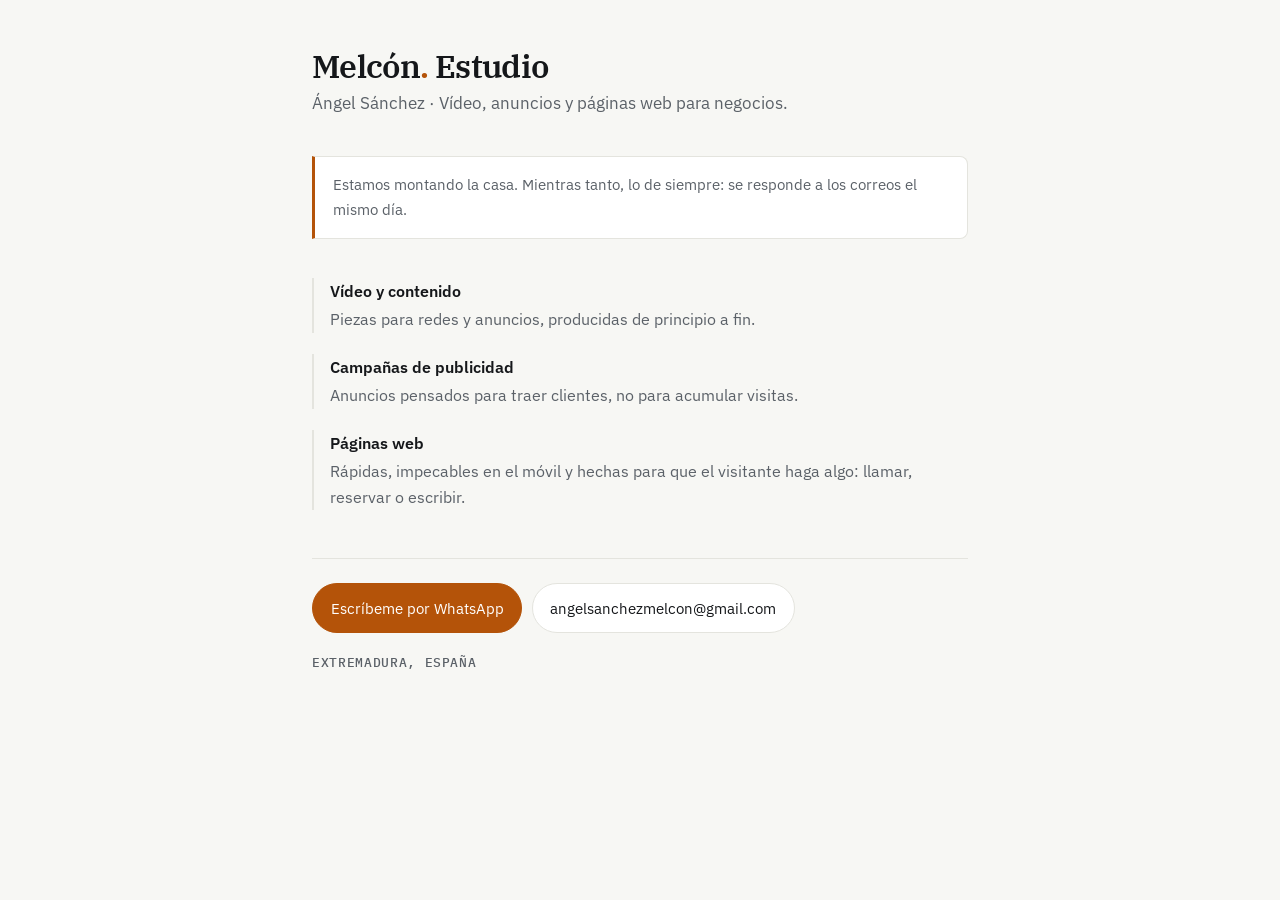
<file: index.html>
<!doctype html>
<html lang="es">
<head>
<meta charset="utf-8">
<meta name="viewport" content="width=device-width, initial-scale=1">
<title>Melcón Estudio · Ángel Sánchez</title>
<meta name="description" content="Vídeo, anuncios y páginas web para negocios. Ángel Sánchez, Extremadura.">
<meta name="robots" content="noindex">
<link rel="stylesheet" href="estilo.css">
<style>
  .marca{ font-size:clamp(2rem,1.4rem+2.4vw,3rem); letter-spacing:-.02em; margin:0 0 .3rem }
  .marca span{ color:var(--acento) }
  .oficio{ font-size:1.05rem; color:var(--suave); margin:0 0 2.4rem }
  .que{ display:grid; gap:1.3rem; margin:0 0 2.8rem }
  .que div{ padding-left:1rem; border-left:2px solid var(--linea) }
  .que h2{ margin:0 0 .2rem; font-size:1rem; font-family:var(--cuerpo); font-weight:600 }
  .que p{ margin:0; color:var(--suave); font-size:.97rem }
  .aviso{ font-size:.94rem; color:var(--suave); padding:1rem 1.1rem; background:var(--carta);
          border:1px solid var(--linea); border-left:3px solid var(--acento);
          border-radius:0 8px 8px 0; margin-bottom:2.4rem }
  /* El contacto, como botones y no como enlaces subrayados: aquí es lo que se
     pulsa, y en un móvil hay que poder acertar con el dedo. */
  .contacto{ display:flex; flex-wrap:wrap; gap:.6rem; margin:0 0 .4rem }
  .contacto a{
    display:inline-flex; align-items:center; gap:.5rem; min-height:44px;
    padding:.7rem 1.1rem; border-radius:99px; text-decoration:none;
    border:1px solid var(--linea); background:var(--carta); color:var(--tinta);
    font-size:.95rem;
  }
  .contacto a.principal{ background:var(--acento); border-color:var(--acento); color:#fff }
  .contacto a.principal:hover{ filter:brightness(.92) }
  .contacto a:hover{ border-color:var(--acento) }
  .donde{ font-family:var(--dato); font-size:.82rem; letter-spacing:.05em;
          text-transform:uppercase; color:var(--suave); margin:1.2rem 0 0 }
</style>
</head>
<body>
<main class="hoja">
  <h1 class="marca">Melcón<span>.</span> Estudio</h1>
  <p class="oficio">Ángel Sánchez · Vídeo, anuncios y páginas web para negocios.</p>

  <div class="aviso">Estamos montando la casa. Mientras tanto, lo de siempre: se responde
    a los correos el mismo día.</div>

  <div class="que">
    <div>
      <h2>Vídeo y contenido</h2>
      <p>Piezas para redes y anuncios, producidas de principio a fin.</p>
    </div>
    <div>
      <h2>Campañas de publicidad</h2>
      <p>Anuncios pensados para traer clientes, no para acumular visitas.</p>
    </div>
    <div>
      <h2>Páginas web</h2>
      <p>Rápidas, impecables en el móvil y hechas para que el visitante haga algo:
         llamar, reservar o escribir.</p>
    </div>
  </div>

  <div class="pie">
    <div class="contacto">
      <a class="principal" href="https://wa.me/34610954876">Escríbeme por WhatsApp</a>
      <a href="mailto:angelsanchezmelcon@gmail.com">angelsanchezmelcon@gmail.com</a>
    </div>
    <p class="donde">Extremadura, España</p>
  </div>
</main>
</body>
</html>
</file>
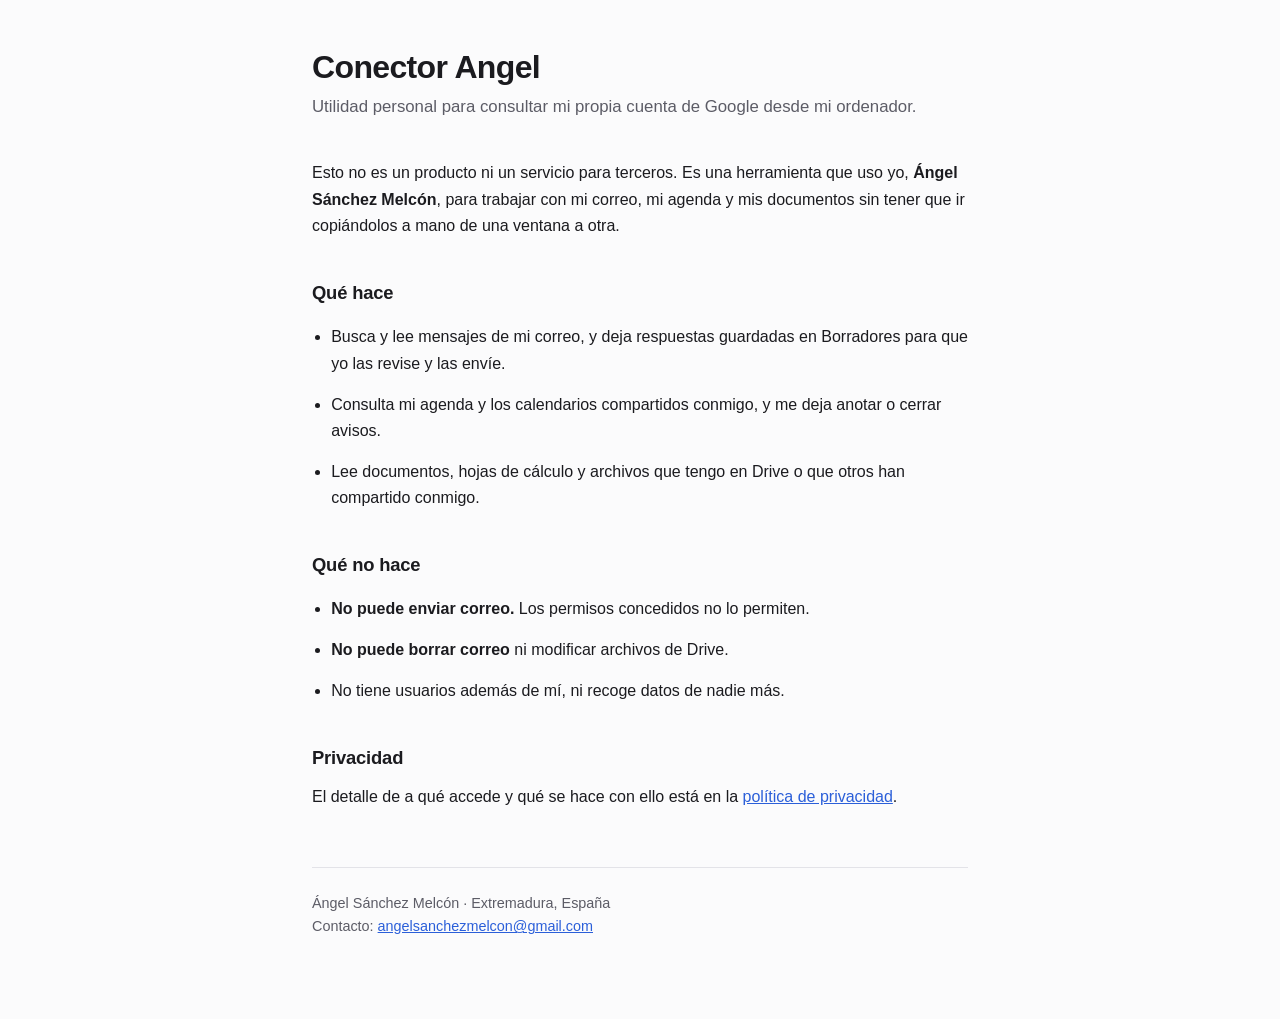
<file: conector/index.html>
<!doctype html>
<html lang="es">
<head>
<meta charset="utf-8">
<meta name="viewport" content="width=device-width, initial-scale=1">
<title>Conector Angel</title>
<meta name="description" content="Utilidad personal de Ángel Sánchez Melcón para consultar su propia cuenta de Google desde su ordenador.">
<link rel="stylesheet" href="estilo.css">
</head>
<body>
<main class="hoja">
  <h1>Conector Angel</h1>
  <p class="entradilla">Utilidad personal para consultar mi propia cuenta de Google desde mi ordenador.</p>

  <p>Esto no es un producto ni un servicio para terceros. Es una herramienta que uso yo,
     <strong>Ángel Sánchez Melcón</strong>, para trabajar con mi correo, mi agenda y mis
     documentos sin tener que ir copiándolos a mano de una ventana a otra.</p>

  <h2>Qué hace</h2>
  <ul>
    <li>Busca y lee mensajes de mi correo, y deja respuestas guardadas en Borradores para que yo las revise y las envíe.</li>
    <li>Consulta mi agenda y los calendarios compartidos conmigo, y me deja anotar o cerrar avisos.</li>
    <li>Lee documentos, hojas de cálculo y archivos que tengo en Drive o que otros han compartido conmigo.</li>
  </ul>

  <h2>Qué no hace</h2>
  <ul>
    <li><strong>No puede enviar correo.</strong> Los permisos concedidos no lo permiten.</li>
    <li><strong>No puede borrar correo</strong> ni modificar archivos de Drive.</li>
    <li>No tiene usuarios además de mí, ni recoge datos de nadie más.</li>
  </ul>

  <h2>Privacidad</h2>
  <p>El detalle de a qué accede y qué se hace con ello está en la
     <a href="privacidad.html">política de privacidad</a>.</p>

  <div class="pie">
    Ángel Sánchez Melcón · Extremadura, España<br>
    Contacto: <a href="mailto:angelsanchezmelcon@gmail.com">angelsanchezmelcon@gmail.com</a>
  </div>
</main>
</body>
</html>
</file>
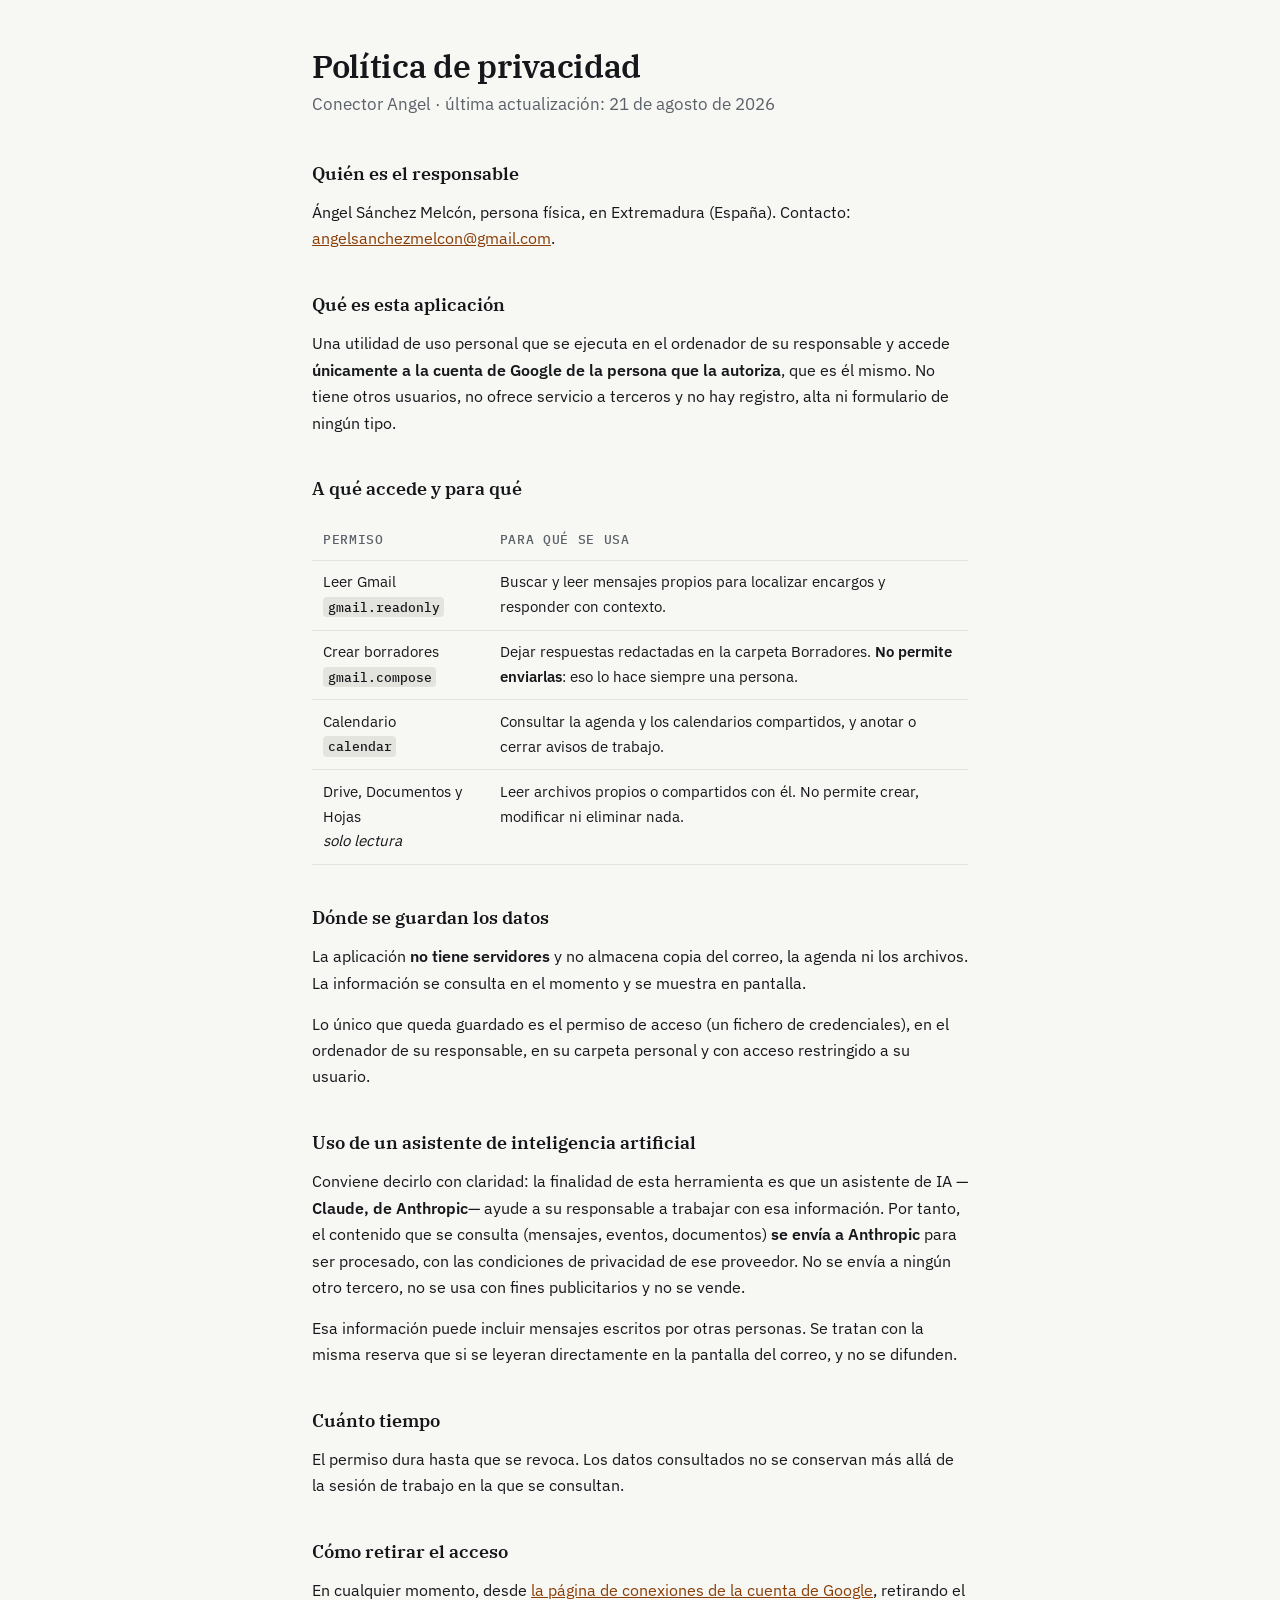
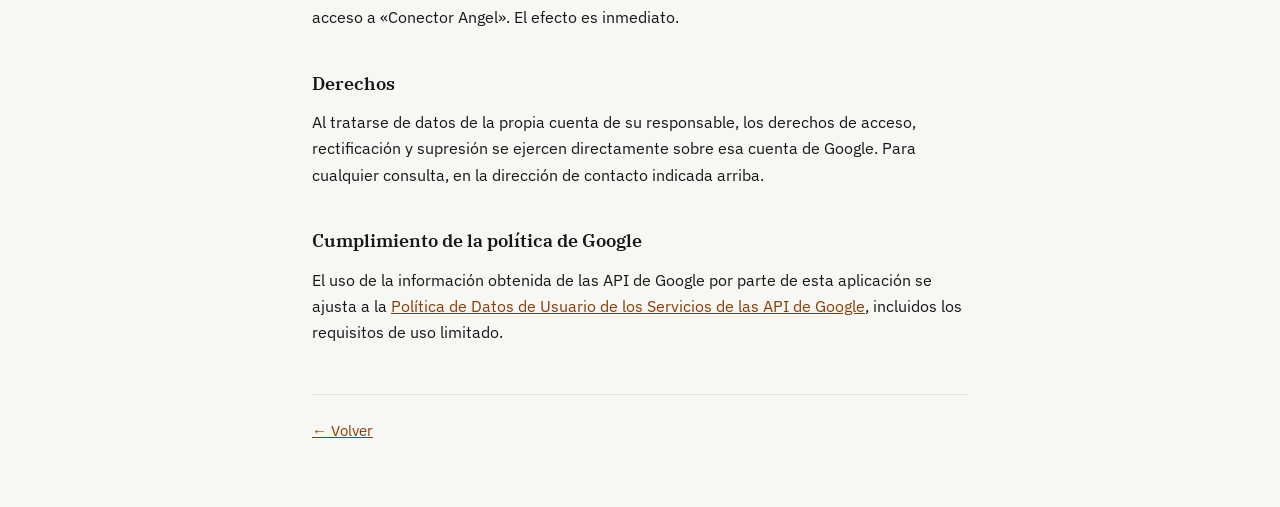
<file: privacidad.html>
<!doctype html>
<html lang="es">
<head>
<meta charset="utf-8">
<meta name="viewport" content="width=device-width, initial-scale=1">
<title>Política de privacidad · Conector Angel</title>
<meta name="description" content="Qué datos usa el Conector Angel, para qué, dónde se guardan y cómo revocar el acceso.">
<link rel="stylesheet" href="estilo.css">
</head>
<body>
<main class="hoja">
  <h1>Política de privacidad</h1>
  <p class="entradilla">Conector Angel · última actualización: 21 de agosto de 2026</p>

  <h2>Quién es el responsable</h2>
  <p>Ángel Sánchez Melcón, persona física, en Extremadura (España).
     Contacto: <a href="mailto:angelsanchezmelcon@gmail.com">angelsanchezmelcon@gmail.com</a>.</p>

  <h2>Qué es esta aplicación</h2>
  <p>Una utilidad de uso personal que se ejecuta en el ordenador de su responsable y accede
     <strong>únicamente a la cuenta de Google de la persona que la autoriza</strong>, que es
     él mismo. No tiene otros usuarios, no ofrece servicio a terceros y no hay registro,
     alta ni formulario de ningún tipo.</p>

  <h2>A qué accede y para qué</h2>
  <table>
    <tr><th>Permiso</th><th>Para qué se usa</th></tr>
    <tr><td>Leer Gmail<br><code>gmail.readonly</code></td>
        <td>Buscar y leer mensajes propios para localizar encargos y responder con contexto.</td></tr>
    <tr><td>Crear borradores<br><code>gmail.compose</code></td>
        <td>Dejar respuestas redactadas en la carpeta Borradores. <strong>No permite enviarlas</strong>: eso lo hace siempre una persona.</td></tr>
    <tr><td>Calendario<br><code>calendar</code></td>
        <td>Consultar la agenda y los calendarios compartidos, y anotar o cerrar avisos de trabajo.</td></tr>
    <tr><td>Drive, Documentos y Hojas<br><em>solo lectura</em></td>
        <td>Leer archivos propios o compartidos con él. No permite crear, modificar ni eliminar nada.</td></tr>
  </table>

  <h2>Dónde se guardan los datos</h2>
  <p>La aplicación <strong>no tiene servidores</strong> y no almacena copia del correo, la agenda
     ni los archivos. La información se consulta en el momento y se muestra en pantalla.</p>
  <p>Lo único que queda guardado es el permiso de acceso (un fichero de credenciales), en el
     ordenador de su responsable, en su carpeta personal y con acceso restringido a su usuario.</p>

  <h2>Uso de un asistente de inteligencia artificial</h2>
  <p>Conviene decirlo con claridad: la finalidad de esta herramienta es que un asistente de IA
     —<strong>Claude, de Anthropic</strong>— ayude a su responsable a trabajar con esa
     información. Por tanto, el contenido que se consulta (mensajes, eventos, documentos)
     <strong>se envía a Anthropic</strong> para ser procesado, con las condiciones de
     privacidad de ese proveedor. No se envía a ningún otro tercero, no se usa con fines
     publicitarios y no se vende.</p>
  <p>Esa información puede incluir mensajes escritos por otras personas. Se tratan con la
     misma reserva que si se leyeran directamente en la pantalla del correo, y no se difunden.</p>

  <h2>Cuánto tiempo</h2>
  <p>El permiso dura hasta que se revoca. Los datos consultados no se conservan más allá de
     la sesión de trabajo en la que se consultan.</p>

  <h2>Cómo retirar el acceso</h2>
  <p>En cualquier momento, desde
     <a href="https://myaccount.google.com/connections" rel="noopener">la página de conexiones
     de la cuenta de Google</a>, retirando el acceso a «Conector Angel». El efecto es inmediato.</p>

  <h2>Derechos</h2>
  <p>Al tratarse de datos de la propia cuenta de su responsable, los derechos de acceso,
     rectificación y supresión se ejercen directamente sobre esa cuenta de Google. Para
     cualquier consulta, en la dirección de contacto indicada arriba.</p>

  <h2>Cumplimiento de la política de Google</h2>
  <p>El uso de la información obtenida de las API de Google por parte de esta aplicación se
     ajusta a la
     <a href="https://developers.google.com/terms/api-services-user-data-policy" rel="noopener">Política
     de Datos de Usuario de los Servicios de las API de Google</a>, incluidos los requisitos
     de uso limitado.</p>

  <div class="pie">
    <a href="index.html">← Volver</a>
  </div>
</main>
</body>
</html>
</file>
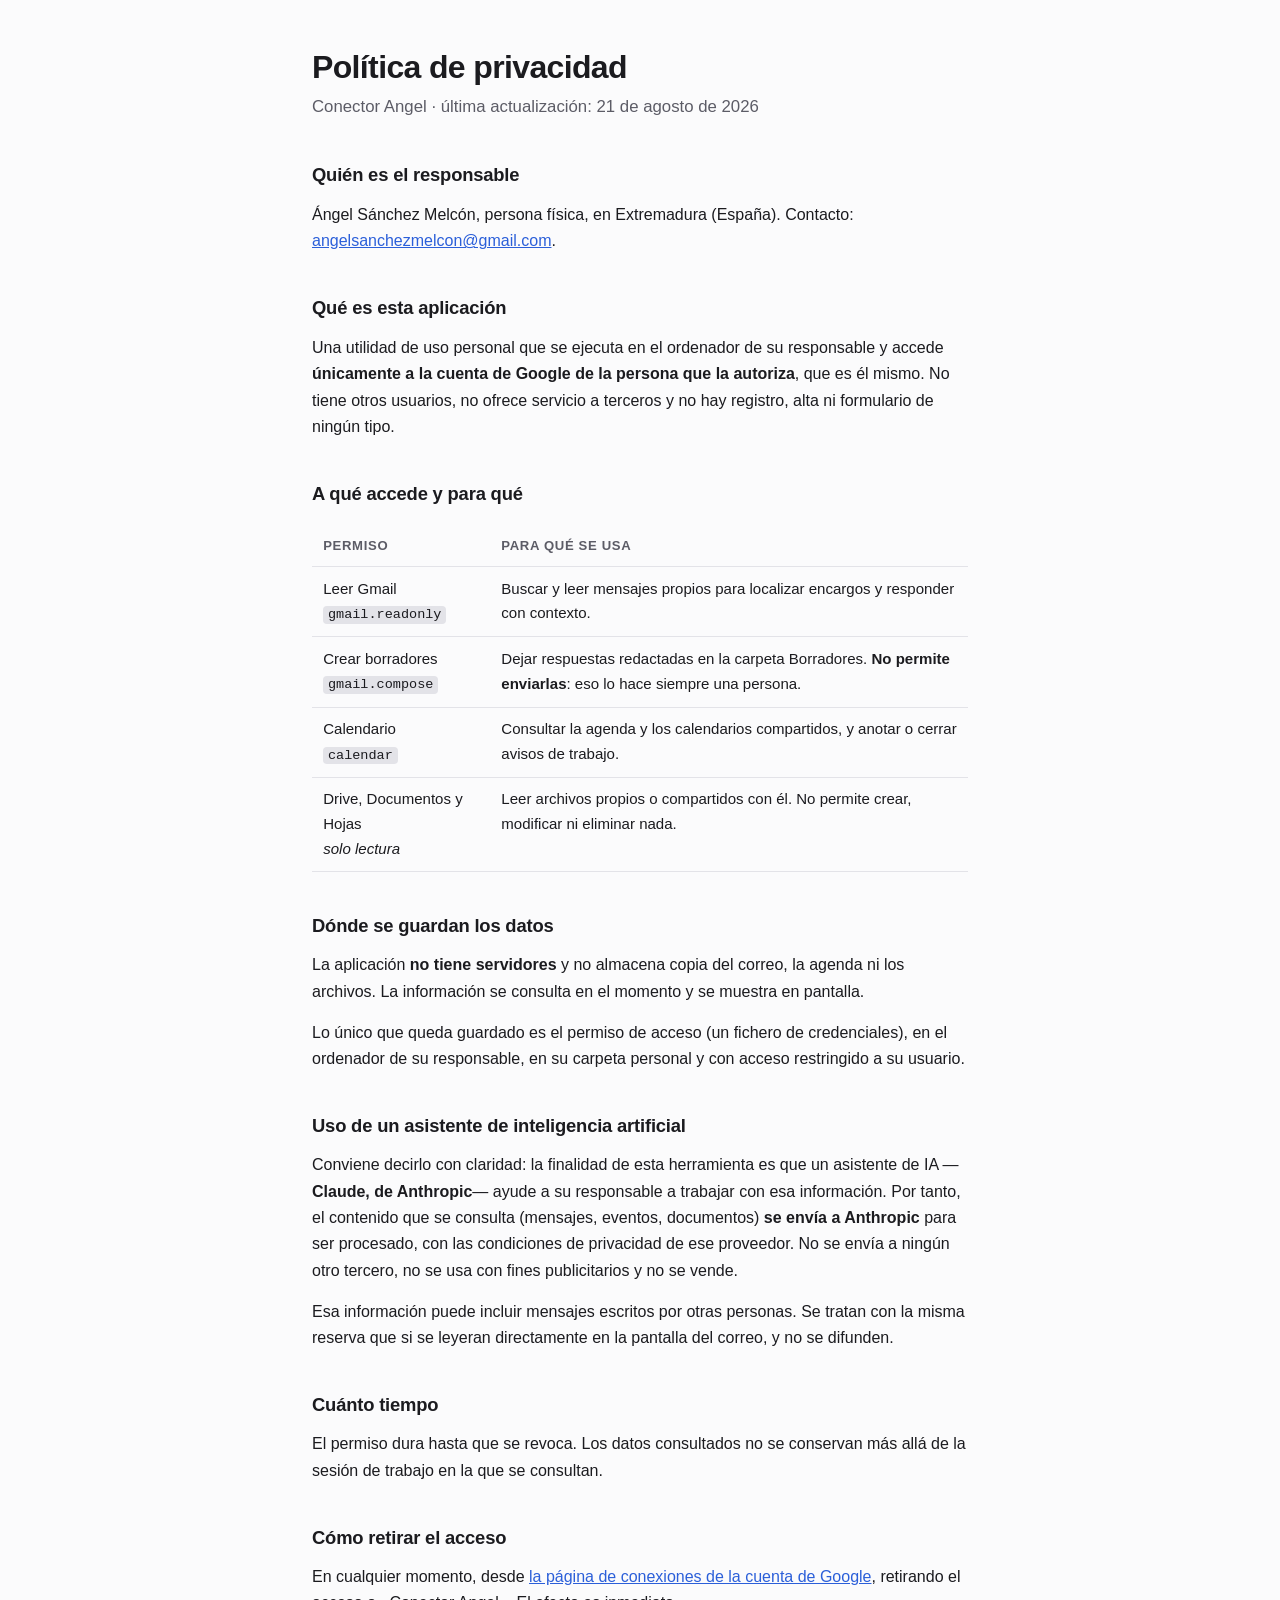
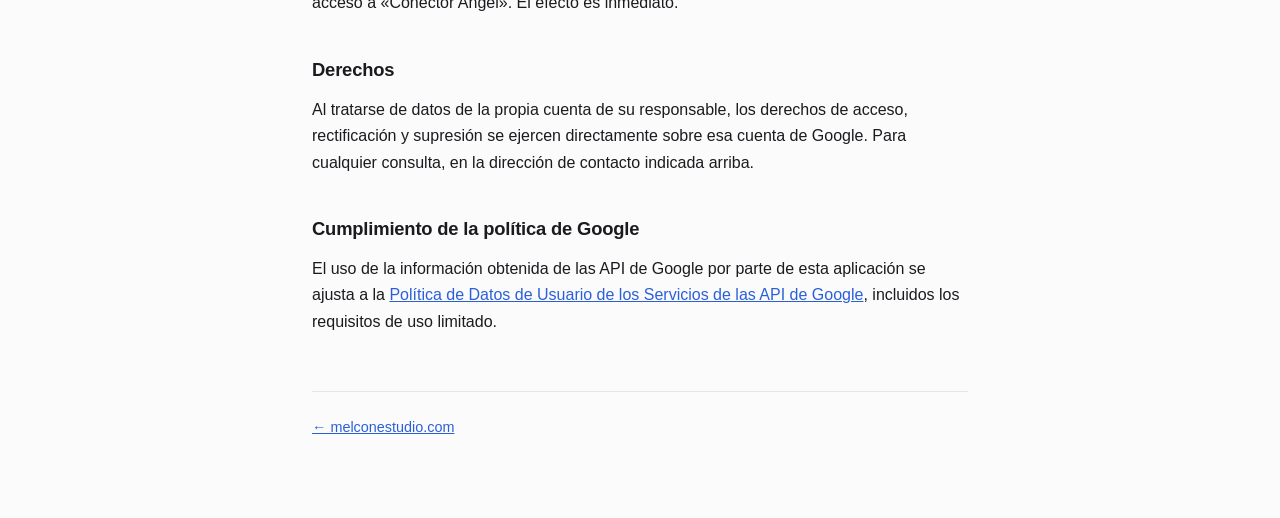
<file: conector/privacidad.html>
<!doctype html>
<html lang="es">
<head>
<meta charset="utf-8">
<meta name="viewport" content="width=device-width, initial-scale=1">
<title>Política de privacidad · Conector Angel</title>
<meta name="description" content="Qué datos usa el Conector Angel, para qué, dónde se guardan y cómo revocar el acceso.">
<link rel="stylesheet" href="estilo.css">
</head>
<body>
<main class="hoja">
  <h1>Política de privacidad</h1>
  <p class="entradilla">Conector Angel · última actualización: 21 de agosto de 2026</p>

  <h2>Quién es el responsable</h2>
  <p>Ángel Sánchez Melcón, persona física, en Extremadura (España).
     Contacto: <a href="mailto:angelsanchezmelcon@gmail.com">angelsanchezmelcon@gmail.com</a>.</p>

  <h2>Qué es esta aplicación</h2>
  <p>Una utilidad de uso personal que se ejecuta en el ordenador de su responsable y accede
     <strong>únicamente a la cuenta de Google de la persona que la autoriza</strong>, que es
     él mismo. No tiene otros usuarios, no ofrece servicio a terceros y no hay registro,
     alta ni formulario de ningún tipo.</p>

  <h2>A qué accede y para qué</h2>
  <table>
    <tr><th>Permiso</th><th>Para qué se usa</th></tr>
    <tr><td>Leer Gmail<br><code>gmail.readonly</code></td>
        <td>Buscar y leer mensajes propios para localizar encargos y responder con contexto.</td></tr>
    <tr><td>Crear borradores<br><code>gmail.compose</code></td>
        <td>Dejar respuestas redactadas en la carpeta Borradores. <strong>No permite enviarlas</strong>: eso lo hace siempre una persona.</td></tr>
    <tr><td>Calendario<br><code>calendar</code></td>
        <td>Consultar la agenda y los calendarios compartidos, y anotar o cerrar avisos de trabajo.</td></tr>
    <tr><td>Drive, Documentos y Hojas<br><em>solo lectura</em></td>
        <td>Leer archivos propios o compartidos con él. No permite crear, modificar ni eliminar nada.</td></tr>
  </table>

  <h2>Dónde se guardan los datos</h2>
  <p>La aplicación <strong>no tiene servidores</strong> y no almacena copia del correo, la agenda
     ni los archivos. La información se consulta en el momento y se muestra en pantalla.</p>
  <p>Lo único que queda guardado es el permiso de acceso (un fichero de credenciales), en el
     ordenador de su responsable, en su carpeta personal y con acceso restringido a su usuario.</p>

  <h2>Uso de un asistente de inteligencia artificial</h2>
  <p>Conviene decirlo con claridad: la finalidad de esta herramienta es que un asistente de IA
     —<strong>Claude, de Anthropic</strong>— ayude a su responsable a trabajar con esa
     información. Por tanto, el contenido que se consulta (mensajes, eventos, documentos)
     <strong>se envía a Anthropic</strong> para ser procesado, con las condiciones de
     privacidad de ese proveedor. No se envía a ningún otro tercero, no se usa con fines
     publicitarios y no se vende.</p>
  <p>Esa información puede incluir mensajes escritos por otras personas. Se tratan con la
     misma reserva que si se leyeran directamente en la pantalla del correo, y no se difunden.</p>

  <h2>Cuánto tiempo</h2>
  <p>El permiso dura hasta que se revoca. Los datos consultados no se conservan más allá de
     la sesión de trabajo en la que se consultan.</p>

  <h2>Cómo retirar el acceso</h2>
  <p>En cualquier momento, desde
     <a href="https://myaccount.google.com/connections" rel="noopener">la página de conexiones
     de la cuenta de Google</a>, retirando el acceso a «Conector Angel». El efecto es inmediato.</p>

  <h2>Derechos</h2>
  <p>Al tratarse de datos de la propia cuenta de su responsable, los derechos de acceso,
     rectificación y supresión se ejercen directamente sobre esa cuenta de Google. Para
     cualquier consulta, en la dirección de contacto indicada arriba.</p>

  <h2>Cumplimiento de la política de Google</h2>
  <p>El uso de la información obtenida de las API de Google por parte de esta aplicación se
     ajusta a la
     <a href="https://developers.google.com/terms/api-services-user-data-policy" rel="noopener">Política
     de Datos de Usuario de los Servicios de las API de Google</a>, incluidos los requisitos
     de uso limitado.</p>

  <div class="pie">
    <a href="/">← melconestudio.com</a>
  </div>
</main>
</body>
</html>
</file>
<file: estilo.css>
/* LA PIEL DE MELCÓN ESTUDIO
   La misma que la de clientes.melconestudio.com, y a propósito: quien vea las
   dos páginas tiene que ver la misma casa. Si el briefing que le mandas a un
   cliente y tu web parecen de dos estudios distintos, algo va mal. (12/09/2026)

   Ojo: esta hoja es solo de la portada. Las páginas del conector de Google
   tienen la suya en conector/estilo.css y no se tocan — de ellas depende que
   Google no corte el acceso al correo y a la agenda. */

/* IBM Plex, servida desde aquí y no desde Google: pedirle las fuentes a Google
   manda la IP de quien entra a un tercero sin preguntárselo. */
@font-face{font-family:"IBM Plex Sans";font-style:normal;font-weight:400;
  src:url("recursos/ibm-plex-sans-400-latin.woff2") format("woff2");font-display:swap;
  unicode-range:U+0000-00FF,U+0131,U+0152-0153,U+02BB-02BC,U+02C6,U+02DA,U+02DC,U+0304,U+0308,U+0329,U+2000-206F,U+20AC,U+2122,U+2191,U+2193,U+2212,U+2215,U+FEFF,U+FFFD}
@font-face{font-family:"IBM Plex Sans";font-style:normal;font-weight:400;
  src:url("recursos/ibm-plex-sans-400-latin-ext.woff2") format("woff2");font-display:swap;
  unicode-range:U+0100-02BA,U+02BD-02C5,U+02C7-02CC,U+02CE-02D7,U+02DD-02FF,U+0304,U+0308,U+0329,U+1D00-1DBF,U+1E00-1E9F,U+1EF2-1EFF,U+2020,U+20A0-20AB,U+20AD-20C0,U+2113,U+2C60-2C7F,U+A720-A7FF}
@font-face{font-family:"IBM Plex Sans";font-style:normal;font-weight:600;
  src:url("recursos/ibm-plex-sans-600-latin.woff2") format("woff2");font-display:swap}
@font-face{font-family:"IBM Plex Serif";font-style:normal;font-weight:600;
  src:url("recursos/ibm-plex-serif-600-latin.woff2") format("woff2");font-display:swap}
@font-face{font-family:"IBM Plex Mono";font-style:normal;font-weight:500;
  src:url("recursos/ibm-plex-mono-500-latin.woff2") format("woff2");font-display:swap}

:root{
  --tinta:#15171a; --suave:#5b6168; --fondo:#f7f7f4; --carta:#fff;
  --linea:#e4e4de; --acento:#b45309; --acento-hondo:#8a3d05;
  --display:"IBM Plex Serif",Georgia,serif;
  --cuerpo:"IBM Plex Sans",-apple-system,"Segoe UI",Roboto,sans-serif;
  --dato:"IBM Plex Mono",ui-monospace,Consolas,monospace;
}
*{box-sizing:border-box}
body{
  margin:0; background:var(--fondo); color:var(--tinta);
  font:16px/1.65 var(--cuerpo); -webkit-text-size-adjust:100%;
}
.hoja{ max-width:44rem; margin:0 auto; padding:3rem 1.5rem 4rem }
h1{ font-family:var(--display); font-weight:600; line-height:1.15; margin:0 0 .4rem;
    letter-spacing:-.01em; font-size:clamp(1.7rem,1.2rem+1.8vw,2.4rem) }
h2{ font-family:var(--display); font-weight:600; font-size:1.1rem; margin:2.4rem 0 .7rem }
.entradilla{ color:var(--suave); margin:0 0 2.5rem; font-size:1.05rem }
p,li{ margin:0 0 .9rem }
ul{ padding-left:1.2rem }
a{ color:var(--acento-hondo) }
a:hover{ color:var(--acento) }
table{ border-collapse:collapse; width:100%; margin:1rem 0; font-size:.94rem }
th,td{ text-align:left; padding:.6rem .7rem; border-bottom:1px solid var(--linea); vertical-align:top }
th{ font-family:var(--dato); font-weight:500; color:var(--suave); font-size:.8rem;
    text-transform:uppercase; letter-spacing:.05em }
.pie{ margin-top:3rem; padding-top:1.5rem; border-top:1px solid var(--linea);
      color:var(--suave); font-size:.92rem }
.fecha{ color:var(--suave); font-size:.9rem }
code{ background:var(--linea); padding:.1em .35em; border-radius:4px;
      font-family:var(--dato); font-size:.88em }
a:focus-visible,button:focus-visible{ outline:3px solid var(--acento); outline-offset:2px }
@media (max-width:640px){
  .hoja{ padding:2.2rem 1.2rem 3rem }
  body{ font-size:1.02rem; line-height:1.72 }
}
</file>
<file: conector/estilo.css>
:root{
  --tinta:#1b1b1f; --suave:#5c5c66; --fondo:#fbfbfc; --linea:#e3e3e8; --acento:#2b5fd9;
}
@media (prefers-color-scheme: dark){
  :root{ --tinta:#ececf0; --suave:#a0a0ab; --fondo:#141417; --linea:#2c2c33; --acento:#7d9bf0; }
}
*{box-sizing:border-box}
body{
  margin:0; background:var(--fondo); color:var(--tinta);
  font:16px/1.65 -apple-system,BlinkMacSystemFont,"Segoe UI",Roboto,Helvetica,Arial,sans-serif;
  -webkit-text-size-adjust:100%;
}
.hoja{ max-width:44rem; margin:0 auto; padding:3rem 1.5rem 5rem }
h1{ font-size:clamp(1.6rem,1.2rem+1.6vw,2.2rem); line-height:1.2; margin:0 0 .4rem; letter-spacing:-.02em }
h2{ font-size:1.15rem; margin:2.4rem 0 .7rem; letter-spacing:-.01em }
.entradilla{ color:var(--suave); margin:0 0 2.5rem; font-size:1.05rem }
p,li{ margin:0 0 .9rem }
ul{ padding-left:1.2rem }
a{ color:var(--acento) }
table{ border-collapse:collapse; width:100%; margin:1rem 0; font-size:.94rem }
th,td{ text-align:left; padding:.6rem .7rem; border-bottom:1px solid var(--linea); vertical-align:top }
th{ font-weight:600; color:var(--suave); font-size:.82rem; text-transform:uppercase; letter-spacing:.05em }
.pie{ margin-top:3.5rem; padding-top:1.5rem; border-top:1px solid var(--linea); color:var(--suave); font-size:.9rem }
.fecha{ color:var(--suave); font-size:.9rem }
code{ background:var(--linea); padding:.1em .35em; border-radius:4px; font-size:.9em }
</file>
